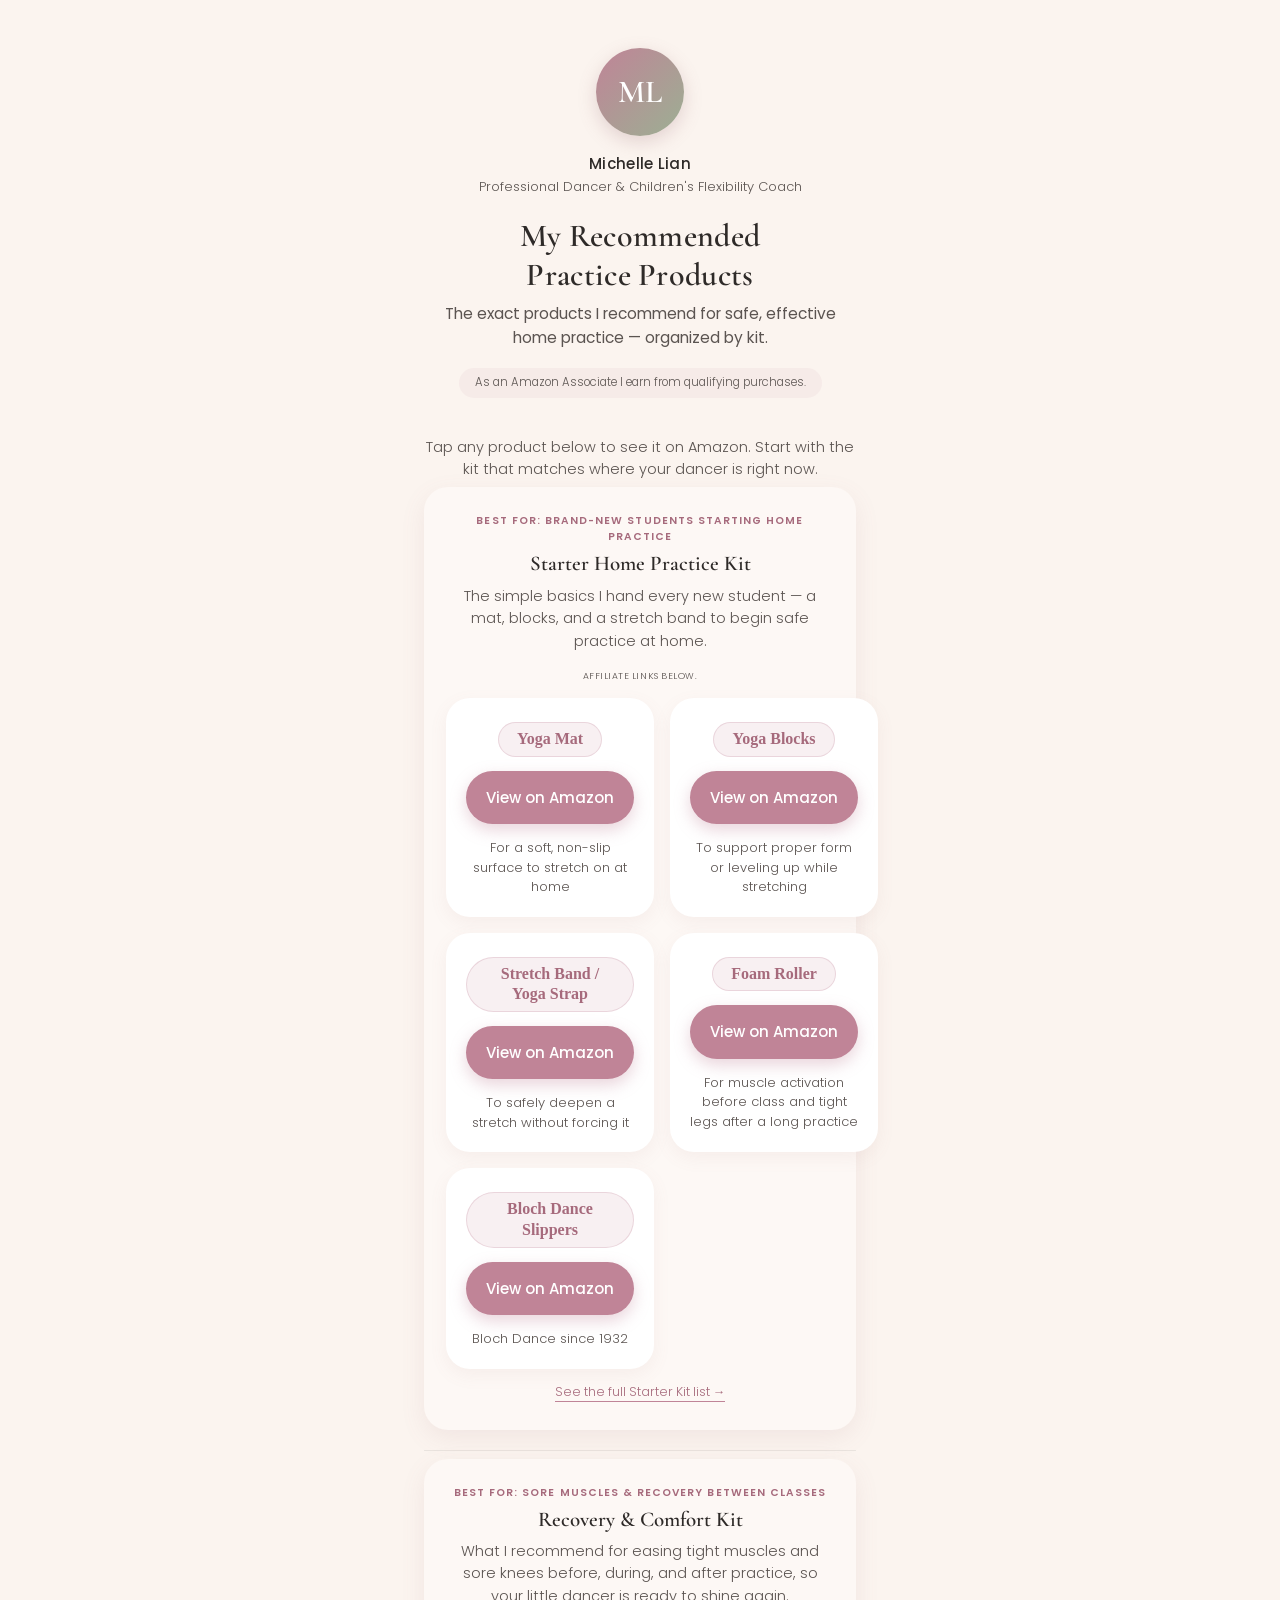
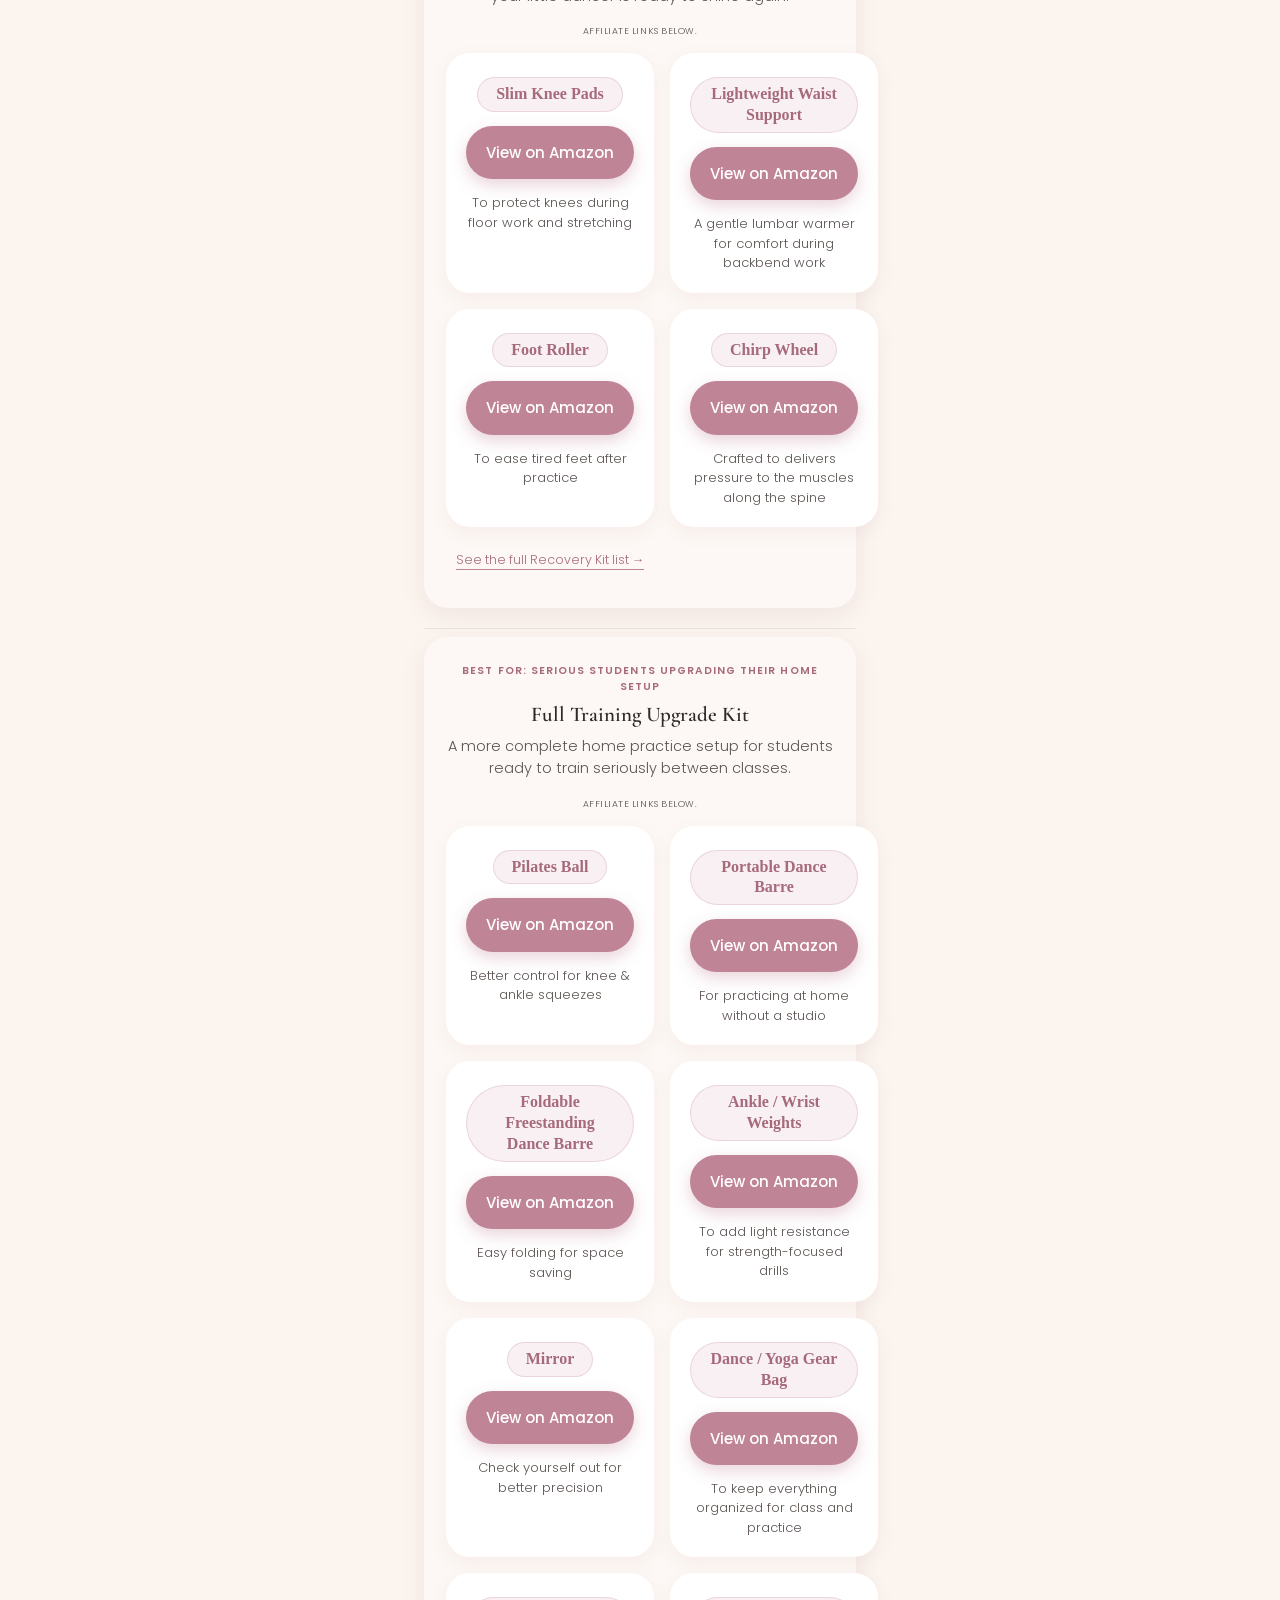
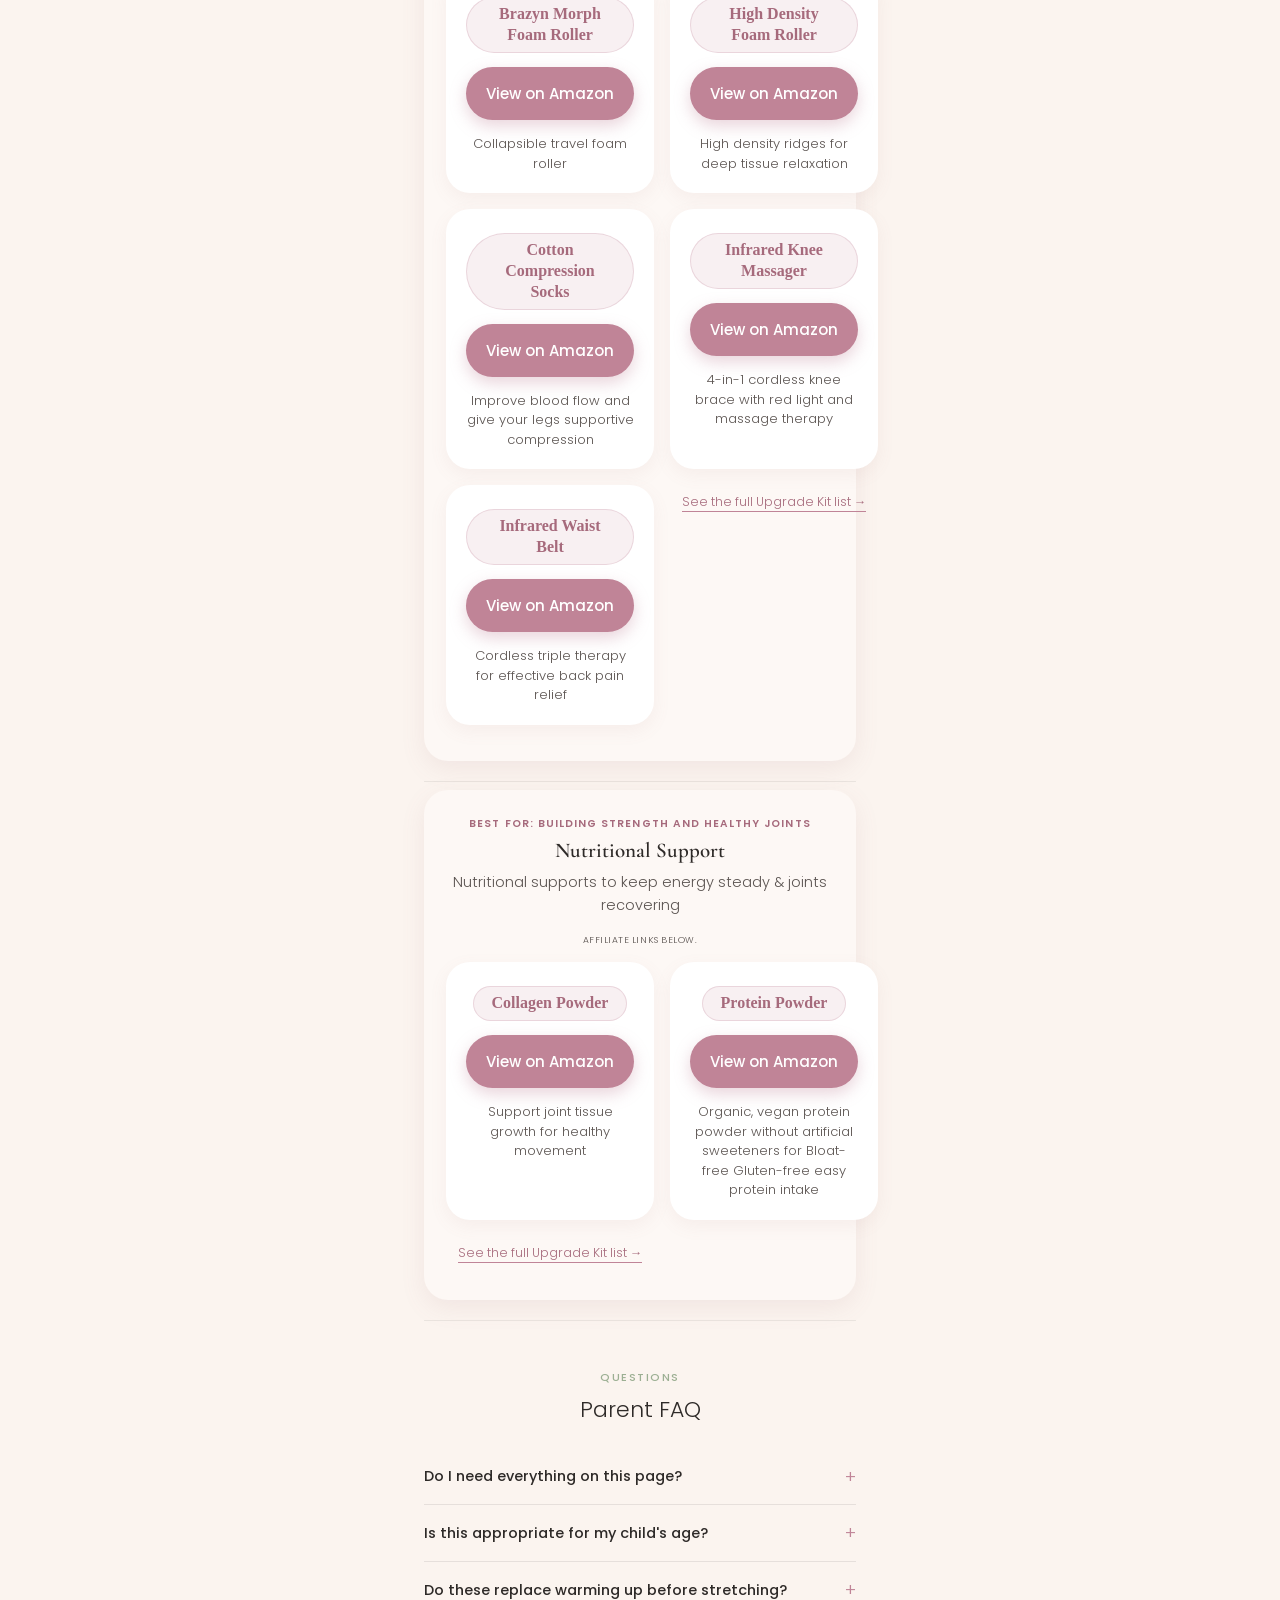
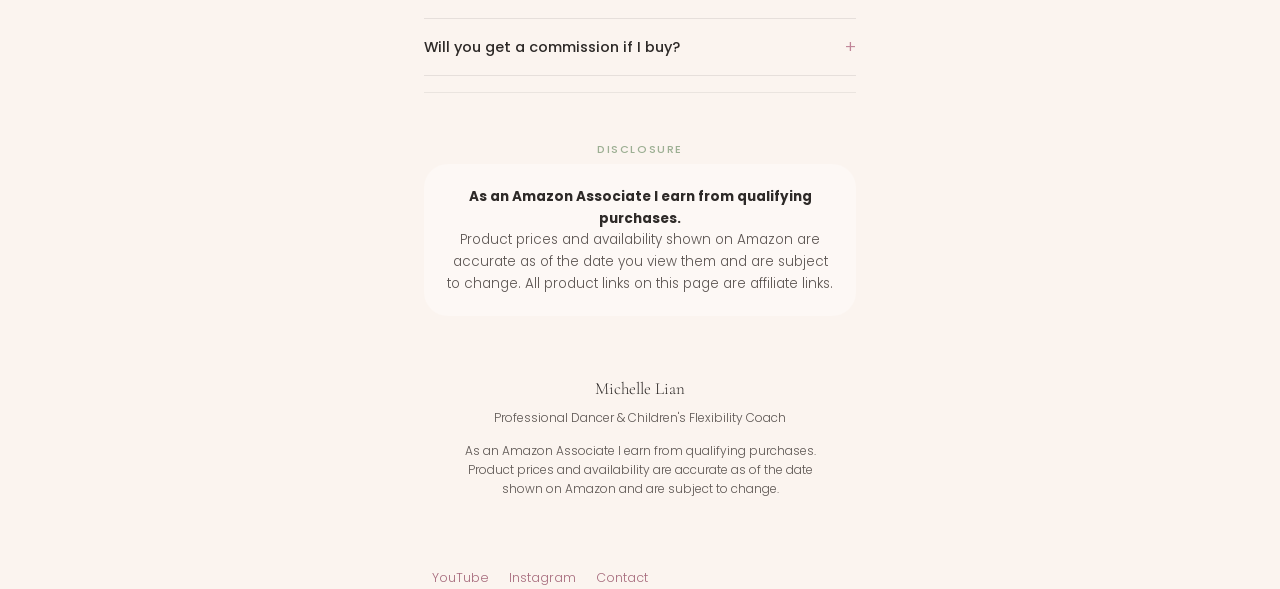
<file: index.html>
<!DOCTYPE html>
<html lang="en">
<head>
<meta charset="UTF-8">
<meta name="viewport" content="width=device-width, initial-scale=1.0">
<title>Michelle Lian — Recommended Practice Products</title>

<!-- Fonts: elegant serif for headlines, clean sans-serif for body text -->
<link rel="preconnect" href="https://fonts.googleapis.com">
<link rel="preconnect" href="https://fonts.gstatic.com" crossorigin>
<link href="https://fonts.googleapis.com/css2?family=Cormorant+Garamond:wght@500;600;700&family=Poppins:wght@300;400;500;600&display=swap" rel="stylesheet">

<!-- All page styling lives in style.css -->
<link rel="stylesheet" href="style.css">
</head>
<body>

<!-- ============================================================
     AMAZON PRODUCT LINKS: EDIT HERE
     ============================================================
     This is the ONLY place you need to paste your affiliate links.
     Every product button on the page pulls its link from this list.

     HOW TO EDIT:
     1. Get your direct Amazon affiliate link for each product
        (Amazon Associates Central > Product Links > Get Link).
     2. Replace the text between the quotes with your real link.
     3. Do NOT delete the quotes or the commas.
     4. Leave everything below the "STOP EDITING HERE" line alone.

     Each name below matches the bracket label your strategist gave you,
     e.g. [STARTER_MAT_LINK], so it's easy to find the right spot.
     ============================================================ -->
<script>
  const AMAZON_LINKS = {

    // ---------- KIT 1: STARTER HOME PRACTICE KIT ----------
    STARTER_MAT_LINK:        "https://amzn.to/4pKU3Yr",   // EDIT: Replace affiliate link — [https://amzn.to/4pKU3Yr] — Yoga mat
    STARTER_BLOCKS_LINK:     "https://amzn.to/4fDJt0q",   // EDIT: Replace affiliate link — [https://amzn.to/4fDJt0q] — Yoga blocks
    STARTER_STRAP_LINK:      "https://amzn.to/4fDMspE",   // EDIT: Replace affiliate link — [https://amzn.to/4fDMspE] — Stretch band / yoga strap
    STARTER_FOAMROLLER_LINK: "https://amzn.to/4fEEnkA",   // EDIT: Replace affiliate link — [https://amzn.to/4fEEnkA] — Foam roller
     STARTER_BLOCH_LINK: "https://link.amazon/B09jSMcBw",   // EDIT: Replace affiliate link — [https://amzn.to/4fEEnkA] — Bloch Dance Shoes
       
    // ---------- KIT 2: RECOVERY & COMFORT KIT ----------
    RECOVERY_KNEEPADS_LINK:  "https://amzn.to/4hjmzhF",   // EDIT: Replace affiliate link — [https://amzn.to/4hjmzhF] — Slim knee pads
    RECOVERY_WAIST_LINK:     "https://amzn.to/4bibg5r",   // EDIT: Replace affiliate link — [https://amzn.to/4bibg5r] — Lightweight waist support / lumbar warmer
    RECOVERY_FOOTROLLER_LINK:"https://amzn.to/3TYkHAU",   // EDIT: Replace affiliate link — [https://amzn.to/3TYkHAU] — Foot roller
    RECOVERY_CHIRP_LINK:"https://amzn.to/4wn7IHs",   // EDIT: Replace affiliate link — [https://amzn.to/4wn7IHs] — Chirp Wheel

    // ---------- KIT 3: FULL TRAINING UPGRADE KIT ----------
    UPGRADE_BARRE_LINK:      "https://link.amazon/B05TiyN4t",   // EDIT: Replace affiliate link — [https://amzn.to/4hyfppA] — Portable dance barre
    UPGRADE_BARRE_PORTABLE_LINK:      "https://link.amazon/B0gQYaa4G",   // EDIT: Replace affiliate link — [https://amzn.to/4hyfppA] — Portable dance barre
    UPGRADE_WEIGHTS_LINK:    "https://amzn.to/4wZ6K42",   // EDIT: Replace affiliate link — [https://amzn.to/4wZ6K42] — Ankle / wrist weights
    UPGRADE_MIRROR_LINK:      "https://amzn.to/45s5XwK",   // EDIT: Replace affiliate link — [https://amzn.to/45s5XwK] — Mirror
    UPGRADE_BAG_LINK:        "https://amzn.to/4fDnEy6",   // EDIT: Replace affiliate link — [https://amzn.to/4fDnEy6] — Dance / yoga gear bag
    UPGRADE_BRAZYN_LINK:        "https://amzn.to/4pMfDLR",   // EDIT: Replace affiliate link — [https://amzn.to/4pMfDLR] — Brazyn Collapsible Roller
     UPGRADE_COMPRESSIONSOCKS_LINK:     "https://amzn.to/3Tvciou",   // EDIT: Replace affiliate link — [https://amzn.to/4pMfDLR] — Brazyn Collapsible Roller
     UPGRADE_INFRAKNEE_LINK:     "https://amzn.to/4fE79mV",   // EDIT: Replace affiliate link — [https://amzn.to/4pMfDLR] — Brazyn Collapsible Roller
     UPGRADE_INFRAWAIST_LINK:     "https://amzn.to/4yQvNbj",   // EDIT: Replace affiliate link — [https://amzn.to/4pMfDLR] — Brazyn Collapsible Roller
     UPGRADE_DENSITY_FOAMROLLER_LINK: "https://amzn.to/4hfI0iR",   // EDIT: Replace affiliate link — [https://amzn.to/4fEEnkA] — High Density Foam roller
     UPGRADE_PILATES_BALL_LINK: "https://link.amazon/B0ad1eKsR",   // EDIT: Replace affiliate link — [https://amzn.to/4fEEnkA] — High Density Foam roller

     // ---------- KIT 4: Nutrition Support ----------
     NUTRI_COLLAGEN_LINK:     "https://amzn.to/44XFQxG",   // EDIT: Replace affiliate link — [https://amzn.to/4pMfDLR] — Brazyn Collapsible Roller
     NUTRI_PROTEIN_LINK:     "https://amzn.to/4fQKmDg",   // EDIT: Replace affiliate link — [https://amzn.to/4pMfDLR] — Brazyn Collapsible Roller

    // ---------- OPTIONAL: kit-level "see the full list" links ----------
    // These are optional secondary links shown under each kit. If you don't
    // have an Amazon Idea List / Storefront link for a kit, just leave "#" —
    // the small text link will still show but won't go anywhere useful, so
    // it's best to either fill these in or delete the .kit-fulllist block
    // for that kit further down in the HTML.
    STARTER_KIT_FULLLIST_LINK:  "https://www.amazon.com/hz/wishlist/ls/YSS2BEV4MC5I?&linkCode=ll2&tag=chad9483-20&linkId=10488539c40c0975e16f0cfe2af01cf9&language=en_US&ref_=as_li_ss_tl",   // EDIT: Optional — full Starter Kit list link
    RECOVERY_KIT_FULLLIST_LINK: "https://www.amazon.com/hz/wishlist/ls/YPO0DSHI7OE3?&linkCode=ll2&tag=chad9483-20&linkId=ae93553d33ed0643a921f501fdb392eb&language=en_US&ref_=as_li_ss_tl",   // EDIT: Optional — full Recovery Kit list link
    UPGRADE_KIT_FULLLIST_LINK:  "https://www.amazon.com/hz/wishlist/ls/2COSIA16KGJHJ?&linkCode=ll2&tag=chad9483-20&linkId=b43f18c536cae841d7f56f7e4b3cc63f&language=en_US&ref_=as_li_ss_tl",    // EDIT: Optional — full Upgrade Kit list link
    NUTRI_KIT_FULLLIST_LINK:  "https://www.amazon.com/hz/wishlist/ls/5SGHG8ZMZING?&linkCode=ll2&tag=chad9483-20&linkId=59f3cc2d806526099b96e21f9a34a1d4&language=en_US&ref_=as_li_ss_tl",    // EDIT: Optional — full Upgrade Kit list link

  };
  // ---------------------- STOP EDITING HERE ----------------------

  // This runs automatically after the page loads.
  // It finds every link with a data-link tag and fills in the real URL.
  // You do NOT need to edit anything below this line.
  window.addEventListener("DOMContentLoaded", function () {
    document.querySelectorAll("[data-link]").forEach(function (el) {
      const key = el.getAttribute("data-link");
      if (AMAZON_LINKS[key]) {
        el.setAttribute("href", AMAZON_LINKS[key]);
      }
    });
  });
</script>

<div class="wrap">

  <!-- ============================================================
       HERO SECTION — top of page, first thing visitors see
       ============================================================ -->
  <section class="hero">
    <div class="avatar">ML</div>

    <!-- EDIT: Change this name -->
    <div class="name">Michelle Lian</div>

    <!-- EDIT: Change this credential line -->
    <div class="credential">Professional Dancer &amp; Children's Flexibility Coach</div>

    <!-- EDIT: Change this headline -->
    <h1>My Recommended<br>Practice Products</h1>

    <!-- EDIT: Change this subheadline -->
    <p class="subhead">The exact products I recommend for safe, effective home practice — organized by kit.</p>

    <!-- Required Amazon disclosure — keep this wording, keep it near the top -->
    <div class="disclosure">As an Amazon Associate I earn from qualifying purchases.</div>
  </section>

  <!-- EDIT: Change this short intro sentence, or remove the whole <p> if you don't want one -->
  <p class="intro">Tap any product below to see it on Amazon. Start with the kit that matches where your dancer is right now.</p>

  <!-- ============================================================
       KIT 1 — STARTER HOME PRACTICE KIT
       ============================================================ -->
  <section class="section kit-block" id="starter-kit">
    <!-- EDIT: Update "best for" label -->
    <div class="best-for">Best for: brand-new students starting home practice</div>

    <!-- EDIT: Change kit name here -->
    <h3>Starter Home Practice Kit</h3>

    <!-- EDIT: Change kit description here -->
    <p class="kit-desc">The simple basics I hand every new student — a mat, blocks, and a stretch band to begin safe practice at home.</p>

    <!-- Disclosure reminder placed right above the product cards, so it's
         visible BEFORE a visitor can click any product link in this kit -->
    <div class="affiliate-note">Affiliate links below.</div>

    <!-- ============================================================
         PRODUCT CARD GRID — stacks 1-per-row on mobile,
         2-per-row on larger screens. Add/remove whole
         <div class="product-card">...</div> blocks to add/remove items. -->
    <div class="product-grid">

      <!-- ---------- Product 1: Yoga mat ---------- -->
      <div class="product-card">
        <!-- EDIT: Change product name here -->
        <span class="product-name">Yoga Mat</span>
        <!-- EDIT: Change product note here -->
        <span class="product-why">For a soft, non-slip surface to stretch on at home</span>
        <!-- EDIT: Replace affiliate link here (data-link key) / change button text here -->
        <a class="product-btn" href="#" data-link="STARTER_MAT_LINK" target="_blank" rel="noopener sponsored">View on Amazon</a>
      </div>

      <!-- ---------- Product 2: Yoga blocks ---------- -->
      <div class="product-card">
        <span class="product-name">Yoga Blocks</span>
        <span class="product-why">To support proper form or leveling up while stretching</span>
        <a class="product-btn" href="#" data-link="STARTER_BLOCKS_LINK" target="_blank" rel="noopener sponsored">View on Amazon</a>
      </div>

      <!-- ---------- Product 3: Stretch band / yoga strap ---------- -->
      <div class="product-card">
        <span class="product-name">Stretch Band / Yoga Strap</span>
        <span class="product-why">To safely deepen a stretch without forcing it</span>
        <a class="product-btn" href="#" data-link="STARTER_STRAP_LINK" target="_blank" rel="noopener sponsored">View on Amazon</a>
      </div>

       <!-- ---------- Product 4: Foam roller ---------- -->
      <div class="product-card">
        <span class="product-name">Foam Roller</span>
        <span class="product-why">For muscle activation before class and tight legs after a long practice</span>
        <a class="product-btn" href="#" data-link="STARTER_FOAMROLLER_LINK" target="_blank" rel="noopener sponsored">View on Amazon</a>
      </div>

     <!-- ---------- Product 5: Dance Shoes ---------- -->
      <div class="product-card">
        <span class="product-name">Bloch Dance Slippers</span>
        <span class="product-why">Bloch Dance since 1932</span>
        <a class="product-btn" href="#" data-link="STARTER_BLOCH_LINK" target="_blank" rel="noopener sponsored">View on Amazon</a>
      </div>

    </div>

    <!-- OPTIONAL: kit-level "see it all in one list" link. Delete this whole
         <div class="kit-fulllist">...</div> block if you don't want it.
         This is a small secondary text link only — the product cards above
         stay the main clickable elements. -->
    <div class="kit-fulllist">
      <a href="#" data-link="STARTER_KIT_FULLLIST_LINK" target="_blank" rel="noopener sponsored">See the full Starter Kit list &rarr;</a>
    </div>
  </section>

  <hr class="divider">

  <!-- ============================================================
       KIT 2 — RECOVERY & COMFORT KIT
       ============================================================ -->
  <section class="section kit-block" id="recovery-kit">
    <!-- EDIT: Update "best for" label -->
    <div class="best-for">Best for: sore muscles &amp; recovery between classes</div>

    <!-- EDIT: Change kit name here -->
    <h3>Recovery &amp; Comfort Kit</h3>

    <!-- EDIT: Change kit description here -->
    <p class="kit-desc">What I recommend for easing tight muscles and sore knees before, during, and after practice, so your little dancer is ready to shine again.</p>

    <div class="affiliate-note">Affiliate links below.</div>

    <div class="product-grid">

      <!-- ---------- Product 1: Slim knee pads ---------- -->
      <div class="product-card">
        <!-- EDIT: Change product name here -->
        <span class="product-name">Slim Knee Pads</span>
        <!-- EDIT: Change product note here -->
        <span class="product-why">To protect knees during floor work and stretching</span>
        <!-- EDIT: Replace affiliate link here (data-link key) / change button text here -->
        <a class="product-btn" href="#" data-link="RECOVERY_KNEEPADS_LINK" target="_blank" rel="noopener sponsored">View on Amazon</a>
      </div>

      <!-- ---------- Product 2: Lightweight waist support / lumbar warmer ---------- -->
      <div class="product-card">
        <span class="product-name">Lightweight Waist Support</span>
        <span class="product-why">A gentle lumbar warmer for comfort during backbend work</span>
        <a class="product-btn" href="#" data-link="RECOVERY_WAIST_LINK" target="_blank" rel="noopener sponsored">View on Amazon</a>
      </div>

     <!-- ---------- Product 3: Foot roller ---------- -->
      <div class="product-card">
        <span class="product-name">Foot Roller</span>
        <span class="product-why">To ease tired feet after practice</span>
        <a class="product-btn" href="#" data-link="RECOVERY_FOOTROLLER_LINK" target="_blank" rel="noopener sponsored">View on Amazon</a>
      </div>

     <!-- ---------- Product 4: Chirp Wheel ---------- -->
      <div class="product-card">
        <span class="product-name">Chirp Wheel</span>
        <span class="product-why">Crafted to delivers pressure to the muscles along the spine</span>
        <a class="product-btn" href="#" data-link="RECOVERY_CHIRP_LINK" target="_blank" rel="noopener sponsored">View on Amazon</a>
      </div>

    <div class="kit-fulllist">
      <a href="#" data-link="RECOVERY_KIT_FULLLIST_LINK" target="_blank" rel="noopener sponsored">See the full Recovery Kit list &rarr;</a>
    </div>
  </section>

  <hr class="divider">

  <!-- ============================================================
       KIT 3 — FULL TRAINING UPGRADE KIT
       ============================================================ -->
  <section class="section kit-block" id="upgrade-kit">
    <!-- EDIT: Update "best for" label -->
    <div class="best-for">Best for: serious students upgrading their home setup</div>

    <!-- EDIT: Change kit name here -->
    <h3>Full Training Upgrade Kit</h3>

    <!-- EDIT: Change kit description here -->
    <p class="kit-desc">A more complete home practice setup for students ready to train seriously between classes.</p>

    <div class="affiliate-note">Affiliate links below.</div>

    <div class="product-grid">
         
      <!-- ---------- Product 0: Pilates Ball ---------- -->
      <div class="product-card">
        <!-- EDIT: Change product name here -->
        <span class="product-name">Pilates Ball</span>
        <!-- EDIT: Change product note here -->
        <span class="product-why">Better control for knee & ankle squeezes</span>
        <!-- EDIT: Replace affiliate link here (data-link key) / change button text here -->
        <a class="product-btn" href="#" data-link="UPGRADE_PILATES_BALL_LINK" target="_blank" rel="noopener sponsored">View on Amazon</a>
      </div>
         
      <!-- ---------- Product 1: Portable dance barre ---------- -->
      <div class="product-card">
        <!-- EDIT: Change product name here -->
        <span class="product-name">Portable Dance Barre</span>
        <!-- EDIT: Change product note here -->
        <span class="product-why">For practicing at home without a studio</span>
        <!-- EDIT: Replace affiliate link here (data-link key) / change button text here -->
        <a class="product-btn" href="#" data-link="UPGRADE_BARRE_LINK" target="_blank" rel="noopener sponsored">View on Amazon</a>
      </div>

       <!-- ---------- Product 2: Portable dance barre ---------- -->
      <div class="product-card">
        <!-- EDIT: Change product name here -->
        <span class="product-name">Foldable Freestanding Dance Barre</span>
        <!-- EDIT: Change product note here -->
        <span class="product-why">Easy folding for space saving </span>
        <!-- EDIT: Replace affiliate link here (data-link key) / change button text here -->
        <a class="product-btn" href="#" data-link="UPGRADE_BARRE_PORTABLE_LINK" target="_blank" rel="noopener sponsored">View on Amazon</a>
      </div>

      <!-- ---------- Product 3: Ankle / wrist weights ---------- -->
      <div class="product-card">
        <span class="product-name">Ankle / Wrist Weights</span>
        <span class="product-why">To add light resistance for strength-focused drills</span>
        <a class="product-btn" href="#" data-link="UPGRADE_WEIGHTS_LINK" target="_blank" rel="noopener sponsored">View on Amazon</a>
      </div>

      <!-- ---------- Product 4: Mirror ---------- -->
      <div class="product-card">
        <span class="product-name">Mirror</span>
        <span class="product-why">Check yourself out for better precision</span>
        <a class="product-btn" href="#" data-link="UPGRADE_MIRROR_LINK" target="_blank" rel="noopener sponsored">View on Amazon</a>
      </div>

      <!-- ---------- Product 5: Dance / yoga gear bag ---------- -->
      <div class="product-card">
        <span class="product-name">Dance / Yoga Gear Bag</span>
        <span class="product-why">To keep everything organized for class and practice</span>
        <a class="product-btn" href="#" data-link="UPGRADE_BAG_LINK" target="_blank" rel="noopener sponsored">View on Amazon</a>
      </div>

     <!-- ---------- Product 6: Brazyn Morph Foam Roller ---------- -->
      <div class="product-card">
        <span class="product-name">Brazyn Morph Foam Roller</span>
        <span class="product-why">Collapsible travel foam roller</span>
        <a class="product-btn" href="#" data-link="UPGRADE_BRAZYN_LINK" target="_blank" rel="noopener sponsored">View on Amazon</a>
      </div>

     <!-- ---------- Product 7: High Density Foam Roller ---------- -->
      <div class="product-card">
        <span class="product-name">High Density Foam Roller</span>
        <span class="product-why">High density ridges for deep tissue relaxation</span>
        <a class="product-btn" href="#" data-link="UPGRADE_DENSITY_FOAMROLLER_LINK" target="_blank" rel="noopener sponsored">View on Amazon</a>
      </div>

     <!-- ---------- Product 8: Cotton Compression Socks ---------- -->
      <div class="product-card">
        <span class="product-name">Cotton Compression Socks</span>
        <span class="product-why"> Improve blood flow and give your legs supportive compression</span>
        <a class="product-btn" href="#" data-link="UPGRADE_COMPRESSIONSOCKS_LINK" target="_blank" rel="noopener sponsored">View on Amazon</a>
      </div>

     <!-- ---------- Product 9: Infrared Knee Massager ---------- -->
      <div class="product-card">
        <span class="product-name">Infrared Knee Massager</span>
        <span class="product-why"> 4-in-1 cordless knee brace with red light and massage therapy</span>
        <a class="product-btn" href="#" data-link="UPGRADE_INFRAKNEE_LINK" target="_blank" rel="noopener sponsored">View on Amazon</a>
      </div>
      
     <!-- ---------- Product 10: Infrared Waist Massager ---------- -->
      <div class="product-card">
        <span class="product-name">Infrared Waist Belt</span>
        <span class="product-why"> Cordless triple therapy for effective back pain relief</span>
        <a class="product-btn" href="#" data-link="UPGRADE_INFRAWAIST_LINK" target="_blank" rel="noopener sponsored">View on Amazon</a>
      </div>

    <div class="kit-fulllist">
      <a href="#" data-link="UPGRADE_KIT_FULLLIST_LINK" target="_blank" rel="noopener sponsored">See the full Upgrade Kit list &rarr;</a>
    </div>
  </section>

  <hr class="divider">

      <!-- ============================================================
       KIT 4 — Nutirional Support
       ============================================================ -->
  <section class="section kit-block" id="upgrade-kit">
    <!-- EDIT: Update "best for" label -->
    <div class="best-for">Best for:  Building strength and healthy joints</div>

    <!-- EDIT: Change kit name here -->
    <h3>Nutritional Support</h3>

    <!-- EDIT: Change kit description here -->
    <p class="kit-desc">Nutritional supports to keep energy steady & joints recovering</p>

    <div class="affiliate-note">Affiliate links below.</div>

    <div class="product-grid">

      <!-- ---------- Product 1: Collagen (Unflavored) ---------- -->
      <div class="product-card">
        <!-- EDIT: Change product name here -->
        <span class="product-name">Collagen Powder</span>
        <!-- EDIT: Change product note here -->
        <span class="product-why">Support joint tissue growth for healthy movement</span>
        <!-- EDIT: Replace affiliate link here (data-link key) / change button text here -->
        <a class="product-btn" href="#" data-link="NUTRI_COLLAGEN_LINK" target="_blank" rel="noopener sponsored">View on Amazon</a>
      </div>

      <!-- ---------- Product 2: Protein Powder ---------- -->
      <div class="product-card">
        <span class="product-name">Protein Powder</span>
        <span class="product-why">Organic, vegan protein powder without artificial sweeteners for Bloat-free Gluten-free easy protein intake</span>
        <a class="product-btn" href="#" data-link="NUTRI_PROTEIN_LINK" target="_blank" rel="noopener sponsored">View on Amazon</a>
      </div>

    <div class="kit-fulllist">
      <a href="#" data-link="NUTRI_FULLLIST_LINK" target="_blank" rel="noopener sponsored">See the full Upgrade Kit list &rarr;</a>
    </div>
  </section>

  <hr class="divider">

  <!-- ============================================================
       FAQ SECTION
       ============================================================ -->
  <section class="section">
    <div class="section-eyebrow">Questions</div>
    <div class="section-title">Parent FAQ</div>

    <!-- EDIT: Add, remove, or change FAQ questions below -->
    <details>
      <summary>Do I need everything on this page?</summary>
      <p>No. Start with the Starter Home Practice Kit — that alone covers what most new students need.</p>
    </details>
    <details>
      <summary>Is this appropriate for my child's age?</summary>
      <p>I teach students ages 7–13 and choose products with that range in mind. Feel free to ask me directly about your specific child.</p>
    </details>
    <details>
      <summary>Do these replace warming up before stretching?</summary>
      <p>No — these support home practice alongside regular class, not a replacement for warming up first.</p>
    </details>
    <details>
      <summary>Will you get a commission if I buy?</summary>
      <p>Yes, at no extra cost to you. It's how I keep making free tutorials and homework guides.</p>
    </details>
  </section>

  <hr class="divider">

  <!-- ============================================================
       DISCLOSURE SECTION — full, clearly-labeled disclosure.
       Keep this exact required sentence somewhere visible on the page.
       ============================================================ -->
  <section class="section">
    <div class="section-eyebrow">Disclosure</div>
    <div class="disclosure-section">
      <!-- Required Amazon wording — do not change this sentence -->
      <p><strong>As an Amazon Associate I earn from qualifying purchases.</strong><br>
      Product prices and availability shown on Amazon are accurate as of the date you view them and are subject to change. All product links on this page are affiliate links.</p>
    </div>
  </section>

  <!-- ============================================================
       FOOTER
       ============================================================ -->
  <footer>
    <!-- EDIT: Change name -->
    <div class="brand">Michelle Lian</div>
    <div>Professional Dancer &amp; Children's Flexibility Coach</div>

    <!-- Required Amazon disclosure — keep this wording -->
    <p class="full-disclosure">
      As an Amazon Associate I earn from qualifying purchases. Product prices and availability are accurate as of the date shown on Amazon and are subject to change.
    </p>

    <!-- EDIT: Social links are hidden for now. To turn them back on, delete the
         "<!--" right below this line and the "--></footer>
        
    <div class="social-links">
      <a href="https://youtube.com/PLACEHOLDER" target="_blank" rel="noopener">YouTube</a>
      <a href="https://instagram.com/PLACEHOLDER" target="_blank" rel="noopener">Instagram</a>
      <a href="michelle.xu.lian@gmail.com.com">Contact</a>
    </div>

  </footer>

</div>

</body>
</html>
</file>
<file: style.css>
/* ============================================================
   STYLE.CSS
   All visual styling for the page lives here.
   Colors are defined once at the top under :root — change them
   there and they update everywhere on the page automatically.
   ============================================================ */
 
:root{
  /* EDIT: Change these to change your whole color scheme */
  --bg:#FBF4EF;            /* page background (warm ivory) */
  --card-bg:#FDF8F5;       /* card background */
  --accent:#C08497;        /* main accent color (buttons, links) */
  --accent-dark:#A66A7C;   /* darker accent (button shadow, small text links) */
  --sage:#9CAF93;          /* secondary accent (labels, icons) */
  --text:#2E2A28;          /* main text color */
  --text-soft:#5B5451;     /* softer/secondary text color */
 
  --radius-lg:24px;
  --radius-pill:999px;
  --max-w:480px;           /* max page width, keeps it centered on desktop */
}
 
*{box-sizing:border-box;margin:0;padding:0;}
 
html{
  /* Keeps everything centered and prevents any stray sideways
     scroll on small phones — the #1 thing that makes a mobile
     page feel un-centered / broken. */
  width:100%;
  overflow-x:hidden;
  scroll-behavior:smooth;
}
 
body{
  width:100%;
  min-height:100vh;
  background:var(--bg);
  color:var(--text);
  font-family:'Poppins',sans-serif;
  font-weight:300;
  line-height:1.55;
  -webkit-font-smoothing:antialiased;
  -webkit-tap-highlight-color:transparent; /* removes the gray flash on mobile taps, feels more premium */
}
 
/* .wrap is the single centering container used on every section —
   max-width + auto side margins keeps all content centered on any
   screen size, from a small phone up to a wide desktop monitor. */
.wrap{
  width:100%;
  max-width:var(--max-w);
  margin:0 auto;
  padding:0 24px;
}
 
h1,h2,h3,h4{
  font-family:'Cormorant Garamond',serif;
  font-weight:600;
  color:var(--text);
  line-height:1.2;
}
 
a{color:var(--accent-dark);text-decoration:none;}
 
/* ---------- HERO ---------- */
.hero{padding:48px 0 28px;text-align:center;}
 
.avatar{
  width:88px;height:88px;border-radius:50%;
  background:linear-gradient(135deg,var(--accent),var(--sage));
  margin:0 auto 16px;
  display:flex;align-items:center;justify-content:center;
  color:#fff;font-family:'Cormorant Garamond',serif;font-size:32px;font-weight:600;
  box-shadow:0 6px 18px rgba(160,110,120,0.25);
}
 
.hero .name{font-size:15px;font-weight:500;letter-spacing:0.02em;margin-bottom:2px;}
.hero .credential{font-size:13px;color:var(--text-soft);margin-bottom:20px;}
/* clamp() lets the headline scale smoothly between phone and desktop
   instead of jumping at a breakpoint — small premium touch */
.hero h1{font-size:clamp(26px, 6vw, 32px);margin-bottom:8px;letter-spacing:0.01em;}
.hero .subhead{font-size:15.5px;color:var(--text-soft);margin-bottom:18px;font-weight:400;}
 
.disclosure{
  font-size:11.5px;color:var(--text-soft);
  background:rgba(192,132,151,0.08);
  border-radius:var(--radius-pill);
  display:inline-block;padding:6px 16px;
  margin-bottom:10px;
}
 
.intro{font-size:14.5px;color:var(--text-soft);text-align:center;margin-bottom:6px;}
 
/* ---------- SECTION LABELS ---------- */
.section{padding:40px 0 8px;}
 
.section-eyebrow{
  font-size:11px;letter-spacing:0.14em;text-transform:uppercase;
  color:var(--sage);font-weight:500;text-align:center;margin-bottom:6px;
}
 
.section-title{font-size:22px;text-align:center;margin-bottom:22px;}
 
/* ---------- KIT BLOCK ----------
   Each of the 3 kits (Starter, Recovery, Upgrade) sits inside its
   own big rounded card — same soft, borderless card look as the
   original design (shadow only, no outline, generous padding). */
.kit-block{
  background:var(--card-bg);
  border-radius:var(--radius-lg);
  box-shadow:0 8px 24px rgba(160,110,120,0.10);
  padding:26px 22px;
  margin-bottom:20px;
}
 
.best-for{
  font-size:10.5px;letter-spacing:0.1em;text-transform:uppercase;
  color:var(--accent-dark);font-weight:600;margin-bottom:6px;
  text-align:center;
}
 
.kit-block h3{font-size:21px;margin-bottom:8px;text-align:center;}
.kit-block p.kit-desc{font-size:14.5px;color:var(--text-soft);margin-bottom:18px;text-align:center;}
 
/* small "Affiliate links below." note placed right above the product cards,
   so the disclosure stays close to the actual links (FTC-friendly placement) */
.affiliate-note{
  font-size:9px;color:var(--text-soft);
  text-align:center;text-transform:uppercase;letter-spacing:0.06em;
  margin-bottom:14px;
}
 
/* ---------- PRODUCT CARD GRID ----------
   Wraps all the product cards inside one kit section.
   Mobile: 1 column (cards stack vertically).
   Desktop / tablets 480px+: 2 columns, if there's room. */
.product-grid{
  display:grid;
  grid-template-columns:1fr;
  gap:16px;
  margin-bottom:10px;
}
 
@media (min-width:480px){
  .product-grid{
    grid-template-columns:1fr 1fr;
  }
}
 
/* ---------- PRODUCT CARDS ----------
   Each individual item (mat, blocks, strap, etc.) is its own
   rounded, soft-shadow card — same generous rounding and light
   shadow-only style as the original design (no hard borders).
   Visual order (set below with the CSS `order` property, not by
   moving anything in the HTML): name bubble → Amazon button →
   short note underneath. */
.product-card{
  background:#FFFFFF;
  border-radius:var(--radius-lg);
  padding:24px 20px 20px;
  box-shadow:0 6px 18px rgba(160,110,120,0.08);
  display:flex;
  flex-direction:column;
  align-items:center;
  text-align:center;
}
 
/* EDIT: Change product name here (in the HTML) — this only controls the look.
   Styled as its own small rounded "bubble" — Times New Roman, soft
   tinted background, with the same hover interaction as the Amazon
   button. order:1 keeps it visually first even though re-ordering
   is handled here in CSS, not by moving anything in the HTML. */
.product-name{
  order:1;
  font-family:'Times New Roman', Times, serif;
  font-size:16px;
  font-weight:700;
  color:var(--accent-dark);
  line-height:1.3;
  display:inline-block;
  background:rgba(192,132,151,0.12);
  border:1px solid rgba(192,132,151,0.25);
  padding:6px 18px;
  border-radius:var(--radius-pill);
  margin:0 auto 14px;
  transition:background-color .15s ease, transform .15s ease, box-shadow .15s ease;
}
 
.product-name:hover{
  background:rgba(192,132,151,0.22);
  transform:translateY(-1px);
  box-shadow:0 4px 10px rgba(192,132,151,0.20);
}
 
/* EDIT: Change button text here (in the HTML) — this only controls the look.
   Affiliate links still come from the data-link / AMAZON_LINKS system —
   nothing about that is touched here. order:2 so the button sits
   right under the name bubble. */
.product-btn{
  order:2;
  display:block;
  width:100%;
  text-align:center;
  background:var(--accent);
  color:#fff;
  font-family:'Poppins',sans-serif;
  font-size:15px;
  font-weight:500;
  padding:15px 20px;
  border-radius:var(--radius-pill);
  box-shadow:0 6px 16px rgba(192,132,151,0.35);
  white-space:nowrap;
  overflow:hidden;
  text-overflow:ellipsis;
  transition:transform .15s ease, box-shadow .15s ease, background-color .15s ease;
}
 
/* EDIT: Change product note here (in the HTML) — this only controls the look.
   order:3 moves this note to its own row underneath the button. */
.product-why{
  order:3;
  font-size:13px;
  color:var(--text-soft);
  line-height:1.5;
  margin-top:14px;
}
 
/* Interactive feel: button lifts slightly and deepens in color on
   hover (desktop/trackpad), and presses down on tap (mobile). */
.product-btn:hover{
  background:var(--accent-dark);
  box-shadow:0 8px 20px rgba(192,132,151,0.45);
  transform:translateY(-1px);
}
 
.product-btn:active{
  transform:scale(0.98);
  box-shadow:0 4px 10px rgba(192,132,151,0.30);
}
 
/* ---------- OPTIONAL KIT-LEVEL LINK ---------- */
.kit-fulllist{
  text-align:center;
  margin-top:4px;
}
 
.kit-fulllist a{
  font-size:12.5px;
  color:var(--accent-dark);
  border-bottom:1px solid var(--accent);
  padding-bottom:1px;
  transition:color .15s ease, border-color .15s ease;
}
 
.kit-fulllist a:hover{
  color:var(--text);
  border-color:var(--accent-dark);
}
 
/* ---------- TRUST ---------- */
.trust-list{list-style:none;}
 
.trust-list li{
  font-size:14.5px;color:var(--text-soft);
  margin-bottom:16px;padding-left:26px;position:relative;
}
 
.trust-list li::before{
  content:"\2726";
  position:absolute;left:0;top:1px;
  color:var(--accent);font-size:13px;
}
 
.trust-list strong{color:var(--text);font-weight:500;}
 
/* ---------- FAQ ---------- */
details{
  border-bottom:1px solid rgba(46,42,40,0.1);
  padding:14px 0;
}
 
summary{
  font-size:14.5px;font-weight:500;color:var(--text);
  cursor:pointer;list-style:none;display:flex;justify-content:space-between;align-items:center;
}
 
summary::-webkit-details-marker{display:none;}
summary::after{content:"+";font-size:18px;color:var(--accent);font-weight:300;}
details[open] summary::after{content:"\2013";}
 
details p{font-size:13.5px;color:var(--text-soft);margin-top:10px;}
 
/* ---------- FOOTER ---------- */
footer{
  text-align:center;padding:44px 24px 40px;
  font-size:12px;color:var(--text-soft);
}
 
footer .brand{font-family:'Cormorant Garamond',serif;font-size:17px;color:var(--text);margin-bottom:6px;}
footer .full-disclosure{margin:14px 0;line-height:1.6;}
 
.social-links{margin-top:12px;}
.social-links a{margin:0 8px;font-size:12.5px;color:var(--accent-dark);}
 
/* ---------- DIVIDER ---------- */
hr.divider{
  border:none;height:1px;background:rgba(46,42,40,0.08);
  max-width:var(--max-w);margin:8px auto;
}
 
/* ---------- DISCLOSURE SECTION ---------- */
/* A dedicated, clearly-labeled section (separate from the small footer
   disclosure) so the required Amazon statement is easy to find on its own. */
.disclosure-section{
  background:var(--card-bg);
  border-radius:var(--radius-lg);
  padding:22px 22px;
  text-align:center;
  margin-bottom:8px;
}
 
.disclosure-section p{
  font-size:13.5px;
  color:var(--text-soft);
  line-height:1.6;
}
 
.disclosure-section strong{color:var(--text);}
</file>
